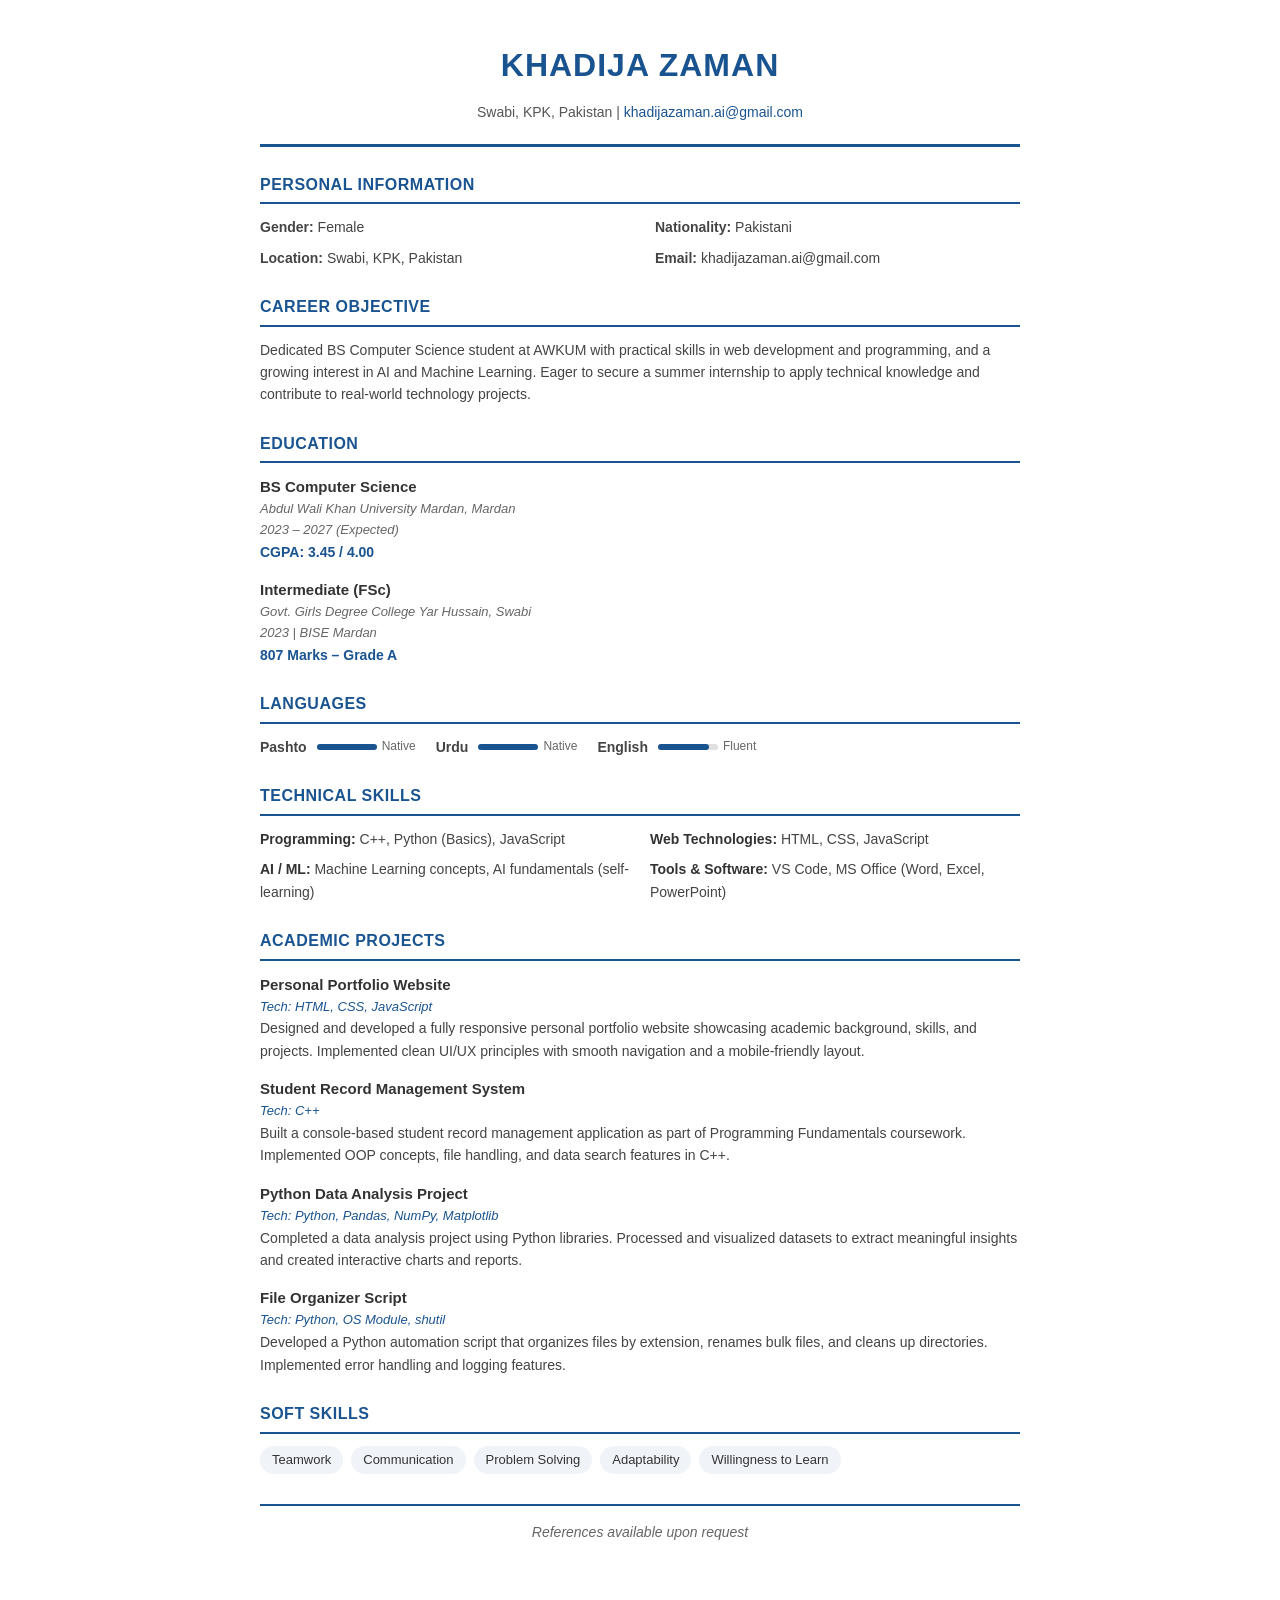
<file: assets/cv.html>
<!DOCTYPE html>
<html lang="en">
<head>
    <meta charset="UTF-8">
    <meta name="viewport" content="width=device-width, initial-scale=1.0">
    <title>Khadija Zaman - CV</title>
    <style>
        * {
            margin: 0;
            padding: 0;
            box-sizing: border-box;
        }
        body {
            font-family: 'Segoe UI', Tahoma, Geneva, Verdana, sans-serif;
            line-height: 1.6;
            color: #333;
            max-width: 800px;
            margin: 0 auto;
            padding: 40px 20px;
            background: white;
        }
        .header {
            text-align: center;
            border-bottom: 3px solid #1a5490;
            padding-bottom: 20px;
            margin-bottom: 25px;
        }
        .header h1 {
            color: #1a5490;
            font-size: 32px;
            font-weight: 700;
            letter-spacing: 1px;
            margin-bottom: 10px;
        }
        .header .contact-info {
            color: #555;
            font-size: 14px;
        }
        .header .contact-info a {
            color: #1a5490;
            text-decoration: none;
        }
        .section {
            margin-bottom: 25px;
        }
        .section-title {
            color: #1a5490;
            font-size: 16px;
            font-weight: 700;
            text-transform: uppercase;
            letter-spacing: 0.5px;
            border-bottom: 2px solid #1a5490;
            padding-bottom: 5px;
            margin-bottom: 12px;
        }
        .content {
            font-size: 14px;
            color: #444;
        }
        .content p {
            margin-bottom: 10px;
        }
        .education-item {
            margin-bottom: 15px;
        }
        .education-item h3 {
            font-weight: 600;
            color: #333;
            font-size: 15px;
        }
        .education-item .details {
            color: #666;
            font-style: italic;
            font-size: 13px;
        }
        .education-item .highlight {
            color: #1a5490;
            font-weight: 600;
        }
        .skills-grid {
            display: grid;
            grid-template-columns: 1fr 1fr;
            gap: 8px 20px;
        }
        .skill-category {
            font-weight: 600;
            color: #333;
        }
        .project-item {
            margin-bottom: 15px;
        }
        .project-item h3 {
            font-weight: 600;
            color: #333;
            font-size: 15px;
        }
        .project-item .tech {
            color: #1a5490;
            font-size: 13px;
            font-style: italic;
        }
        .soft-skills {
            display: flex;
            flex-wrap: wrap;
            gap: 8px;
        }
        .soft-skill {
            background: #f0f4f8;
            padding: 4px 12px;
            border-radius: 15px;
            font-size: 13px;
        }
        .info-grid {
            display: grid;
            grid-template-columns: 1fr 1fr;
            gap: 8px 30px;
        }
        .languages-grid {
            display: flex;
            gap: 20px;
            flex-wrap: wrap;
        }
        .language-item {
            display: flex;
            align-items: center;
            gap: 5px;
        }
        .proficiency {
            display: inline-block;
            width: 60px;
            height: 6px;
            background: #e0e0e0;
            border-radius: 3px;
            margin-left: 5px;
            position: relative;
        }
        .proficiency::after {
            content: '';
            position: absolute;
            left: 0;
            top: 0;
            height: 100%;
            background: #1a5490;
            border-radius: 3px;
        }
        .proficiency.native::after { width: 100%; }
        .proficiency.fluent::after { width: 85%; }
        .proficiency.good::after { width: 70%; }
        @media print {
            body {
                padding: 20px;
            }
        }
    </style>
</head>
<body>
    <div class="header">
        <h1>KHADIJA ZAMAN</h1>
        <div class="contact-info">
            Swabi, KPK, Pakistan | <a href="mailto:khadijazaman.ai@gmail.com">khadijazaman.ai@gmail.com</a>
        </div>
    </div>

    <div class="section">
        <div class="section-title">Personal Information</div>
        <div class="content personal-info">
            <div class="info-grid">
                <div><strong>Gender:</strong> Female</div>
                <div><strong>Nationality:</strong> Pakistani</div>
                <div><strong>Location:</strong> Swabi, KPK, Pakistan</div>
                <div><strong>Email:</strong> khadijazaman.ai@gmail.com</div>
            </div>
        </div>
    </div>

    <div class="section">
        <div class="section-title">Career Objective</div>
        <div class="content">
            <p>Dedicated BS Computer Science student at AWKUM with practical skills in web development and programming, and a growing interest in AI and Machine Learning. Eager to secure a summer internship to apply technical knowledge and contribute to real-world technology projects.</p>
        </div>
    </div>

    <div class="section">
        <div class="section-title">Education</div>
        <div class="content">
            <div class="education-item">
                <h3>BS Computer Science</h3>
                <div class="details">Abdul Wali Khan University Mardan, Mardan<br>2023 – 2027 (Expected)</div>
                <div class="highlight">CGPA: 3.45 / 4.00</div>
            </div>
            <div class="education-item">
                <h3>Intermediate (FSc)</h3>
                <div class="details">Govt. Girls Degree College Yar Hussain, Swabi<br>2023 | BISE Mardan</div>
                <div class="highlight">807 Marks – Grade A</div>
            </div>
        </div>
    </div>

    <div class="section">
        <div class="section-title">Languages</div>
        <div class="content">
            <div class="languages-grid">
                <div class="language-item">
                    <strong>Pashto</strong> <span class="proficiency native"></span> <span style="font-size: 12px; color: #666;">Native</span>
                </div>
                <div class="language-item">
                    <strong>Urdu</strong> <span class="proficiency native"></span> <span style="font-size: 12px; color: #666;">Native</span>
                </div>
                <div class="language-item">
                    <strong>English</strong> <span class="proficiency fluent"></span> <span style="font-size: 12px; color: #666;">Fluent</span>
                </div>
            </div>
        </div>
    </div>

    <div class="section">
        <div class="section-title">Technical Skills</div>
        <div class="content skills-grid">
            <div><span class="skill-category">Programming:</span> C++, Python (Basics), JavaScript</div>
            <div><span class="skill-category">Web Technologies:</span> HTML, CSS, JavaScript</div>
            <div><span class="skill-category">AI / ML:</span> Machine Learning concepts, AI fundamentals (self-learning)</div>
            <div><span class="skill-category">Tools & Software:</span> VS Code, MS Office (Word, Excel, PowerPoint)</div>
        </div>
    </div>

    <div class="section">
        <div class="section-title">Academic Projects</div>
        <div class="content">
            <div class="project-item">
                <h3>Personal Portfolio Website</h3>
                <div class="tech">Tech: HTML, CSS, JavaScript</div>
                <p>Designed and developed a fully responsive personal portfolio website showcasing academic background, skills, and projects. Implemented clean UI/UX principles with smooth navigation and a mobile-friendly layout.</p>
            </div>
            <div class="project-item">
                <h3>Student Record Management System</h3>
                <div class="tech">Tech: C++</div>
                <p>Built a console-based student record management application as part of Programming Fundamentals coursework. Implemented OOP concepts, file handling, and data search features in C++.</p>
            </div>
            <div class="project-item">
                <h3>Python Data Analysis Project</h3>
                <div class="tech">Tech: Python, Pandas, NumPy, Matplotlib</div>
                <p>Completed a data analysis project using Python libraries. Processed and visualized datasets to extract meaningful insights and created interactive charts and reports.</p>
            </div>
            <div class="project-item">
                <h3>File Organizer Script</h3>
                <div class="tech">Tech: Python, OS Module, shutil</div>
                <p>Developed a Python automation script that organizes files by extension, renames bulk files, and cleans up directories. Implemented error handling and logging features.</p>
            </div>
        </div>
    </div>

    <div class="section">
        <div class="section-title">Soft Skills</div>
        <div class="soft-skills">
            <span class="soft-skill">Teamwork</span>
            <span class="soft-skill">Communication</span>
            <span class="soft-skill">Problem Solving</span>
            <span class="soft-skill">Adaptability</span>
            <span class="soft-skill">Willingness to Learn</span>
        </div>
    </div>

    <div class="section" style="margin-top: 30px; border-top: 2px solid #1a5490; padding-top: 15px;">
        <div class="content" style="text-align: center; font-style: italic; color: #666;">
            <p>References available upon request</p>
        </div>
    </div>
</body>
</html>
</file>
